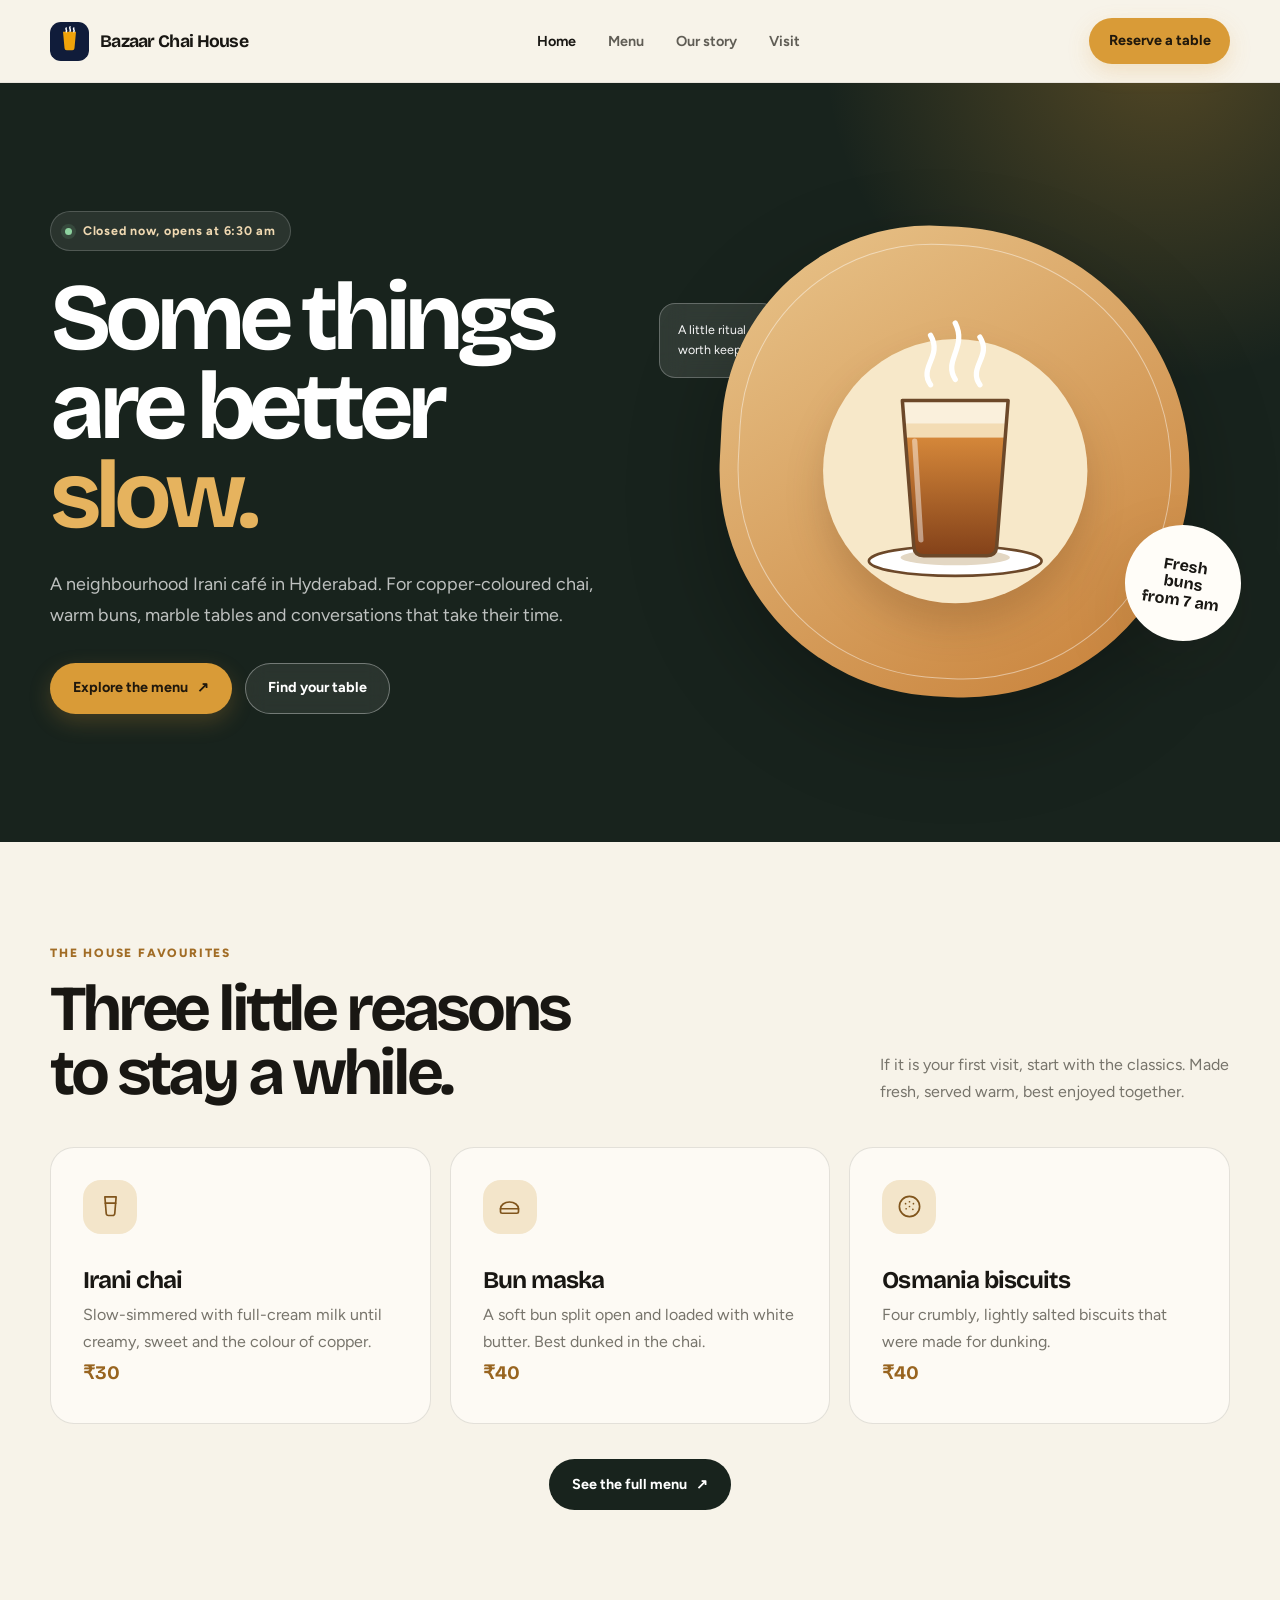
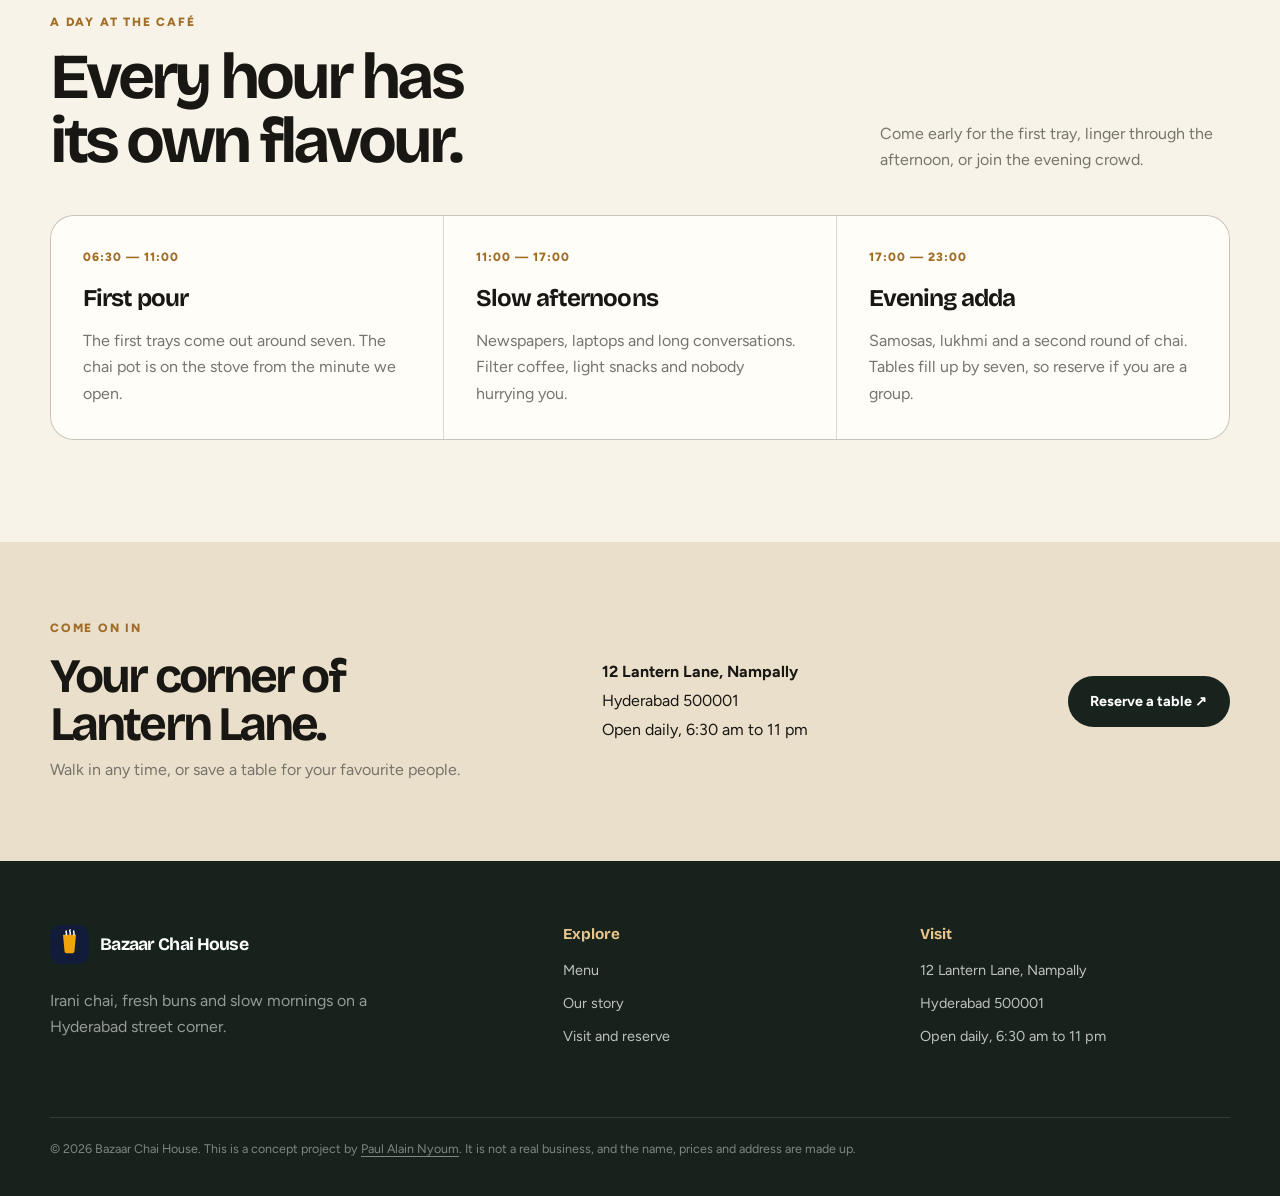
<file: index.html>
<!DOCTYPE html>
<html lang="en">
<head>
  <meta charset="utf-8">
  <meta name="viewport" content="width=device-width, initial-scale=1">
  <title>Bazaar Chai House — Irani chai, made slowly</title>
  <meta name="description" content="An Irani café in Hyderabad serving slow-simmered chai, fresh buns and Osmania biscuits. A concept website project.">
  <meta name="theme-color" content="#18231d">
  <meta property="og:title" content="Bazaar Chai House | Irani café in Hyderabad (concept project)">
  <meta property="og:description" content="An Irani café in Hyderabad serving slow-simmered chai, fresh buns and Osmania biscuits. A concept website project.">
  <meta property="og:type" content="website">
  <link rel="icon" href="data:image/svg+xml,%3Csvg xmlns='http://www.w3.org/2000/svg' viewBox='0 0 36 36'%3E%3Crect width='36' height='36' rx='10' fill='%23101c3a'/%3E%3Cpath d='M12 11h12l-1.4 14.2a2 2 0 0 1-2 1.8h-5.2a2 2 0 0 1-2-1.8L12 11z' fill='%23f0a30a'/%3E%3C/svg%3E">
  <link rel="stylesheet" href="css/style.css">
</head>
<body>
<svg width="0" height="0" style="position:absolute" aria-hidden="true" focusable="false">
  <symbol id="i-glass" viewBox="0 0 24 24"><path d="M7 3.5h10l-1.2 14.7a2 2 0 0 1-2 1.8h-3.6a2 2 0 0 1-2-1.8L7 3.5z"/><path d="M7.4 9h9.2"/></symbol>
  <symbol id="i-bun" viewBox="0 0 24 24"><path d="M4 14a8 6 0 0 1 16 0v2.5a1.5 1.5 0 0 1-1.5 1.5h-13A1.5 1.5 0 0 1 4 16.5V14z"/><path d="M4 14h16"/></symbol>
  <symbol id="i-biscuit" viewBox="0 0 24 24"><circle cx="12" cy="12" r="9"/><path d="M8.5 9.5h.01M12 7.8h.01M15.5 9.5h.01M9 14h.01M12 12h.01M15 14.5h.01"/></symbol>
  <symbol id="i-pin" viewBox="0 0 24 24"><path d="M12 21s7-6.2 7-11a7 7 0 1 0-14 0c0 4.8 7 11 7 11z"/><circle cx="12" cy="10" r="2.5"/></symbol>
  <symbol id="i-clock" viewBox="0 0 24 24"><circle cx="12" cy="12" r="9"/><path d="M12 7v5l3 2"/></symbol>
  <symbol id="i-mail" viewBox="0 0 24 24"><rect x="3" y="5" width="18" height="14" rx="2"/><path d="M3 7l9 6 9-6"/></symbol>
</svg>
<a class="skip-link" href="#main">Skip to content</a>

<header class="site-header">
  <div class="container header-inner">
    <a class="brand" href="index.html" aria-label="Bazaar Chai House, home"><svg width="36" height="36" viewBox="0 0 36 36" aria-hidden="true"><rect width="36" height="36" rx="10" fill="#101c3a"/><path d="M12 9h12l-1.4 15.2a2 2 0 0 1-2 1.8h-5.2a2 2 0 0 1-2-1.8L12 9z" fill="#f0a30a"/><path d="M15 5.5c-1.2 1.2 1.2 2 0 3.5M18.5 4.5c-1.2 1.4 1.2 2.3 0 4M22 5.5c-1.2 1.2 1.2 2 0 3.5" stroke="#fff" stroke-width="1.4" stroke-linecap="round" fill="none"/></svg><span>Bazaar Chai House</span></a>
    <nav id="site-nav" class="site-nav" aria-label="Main">
      <ul>
          <li><a href="index.html" aria-current="page">Home</a></li>
          <li><a href="menu.html">Menu</a></li>
          <li><a href="story.html">Our story</a></li>
          <li><a href="visit.html">Visit</a></li>
          <li class="nav-cta"><a class="btn btn-primary" href="visit.html#reserve">Reserve a table</a></li>
      </ul>
    </nav>
    <a class="btn btn-primary header-cta" href="visit.html#reserve">Reserve a table</a>
    <button id="nav-toggle" class="nav-toggle" type="button" aria-expanded="false" aria-controls="site-nav" aria-label="Open menu">
      <svg width="20" height="20" viewBox="0 0 24 24" fill="none" stroke="currentColor" stroke-width="2" stroke-linecap="round" aria-hidden="true"><path d="M4 8h16M4 16h16"/></svg>
    </button>
  </div>
</header>

<main id="main">
<section class="hero on-dark">
  <div class="container hero-inner">
    <div class="hero-copy reveal">
      <p class="eyebrow"><span class="dot" aria-hidden="true"></span><span data-open-status data-state="open"><span data-open-text>Open daily, 6:30 am to 11 pm</span></span></p>
      <h1>Some things are better <em>slow.</em></h1>
      <p class="lead">A neighbourhood Irani café in Hyderabad. For copper-coloured chai, warm buns, marble tables and conversations that take their time.</p>
      <div class="hero-actions"><a class="btn btn-primary" href="menu.html">Explore the menu <span aria-hidden="true">↗</span></a><a class="btn btn-ghost" href="visit.html">Find your table</a></div>
    </div>
    <div class="hero-visual reveal" aria-label="Illustration of a glass of Irani chai">
      <div class="hero-note">A little ritual<br>worth keeping</div>
      <div class="art checks">
        <svg viewBox="0 0 400 400" role="img" aria-label="A glass of Irani chai on a saucer, with steam rising">
          <defs><linearGradient id="tea" x1="0" y1="0" x2="0" y2="1"><stop offset="0" stop-color="#d88a3b"/><stop offset="1" stop-color="#7d3c17"/></linearGradient><clipPath id="glass-clip"><path d="M140 130h120l-13 166q-1 10-11 10h-72q-10 0-11-10z"/></clipPath></defs>
          <circle cx="200" cy="210" r="150" fill="#f7e8c9"/><ellipse cx="200" cy="312" rx="98" ry="17" fill="#fff" stroke="#6c4829" stroke-width="3"/><ellipse cx="200" cy="308" rx="62" ry="9" fill="#e3d7c3"/>
          <g clip-path="url(#glass-clip)"><rect x="130" y="130" width="140" height="190" fill="rgba(255,255,255,.35)"/><rect x="130" y="166" width="140" height="150" fill="url(#tea)"/><rect x="130" y="156" width="140" height="16" fill="#f3dcb4"/></g>
          <path d="M140 130h120l-13 166q-1 10-11 10h-72q-10 0-11-10z" fill="none" stroke="#6c4829" stroke-width="4" stroke-linejoin="round"/><path d="M154 176l7 112" stroke="#fff" stroke-opacity=".45" stroke-width="6" stroke-linecap="round"/>
          <g class="steam" fill="none" stroke="#fff" stroke-width="6" stroke-linecap="round"><path d="M172 112c-14-20 14-32 0-56"/><path d="M200 106c-14-22 14-36 0-64"/><path d="M228 112c-14-20 14-32 0-54"/></g>
        </svg>
      </div><div class="sticker">Fresh buns<br>from 7 am</div>
    </div>
  </div>
</section>
<section class="section"><div class="container">
  <div class="section-head reveal"><div><span class="kicker">The house favourites</span><h2>Three little reasons<br>to stay a while.</h2></div><p>If it is your first visit, start with the classics. Made fresh, served warm, best enjoyed together.</p></div>
  <div class="cards">
    <article class="card reveal"><span class="ico"><svg aria-hidden="true"><use href="#i-glass"/></svg></span><h3>Irani chai</h3><p>Slow-simmered with full-cream milk until creamy, sweet and the colour of copper.</p><p class="price">₹30</p></article>
    <article class="card reveal"><span class="ico"><svg aria-hidden="true"><use href="#i-bun"/></svg></span><h3>Bun maska</h3><p>A soft bun split open and loaded with white butter. Best dunked in the chai.</p><p class="price">₹40</p></article>
    <article class="card reveal"><span class="ico"><svg aria-hidden="true"><use href="#i-biscuit"/></svg></span><h3>Osmania biscuits</h3><p>Four crumbly, lightly salted biscuits that were made for dunking.</p><p class="price">₹40</p></article>
  </div><p class="more"><a class="btn btn-dark" href="menu.html">See the full menu <span aria-hidden="true">↗</span></a></p>
</div></section>
<section class="section" style="padding-top:0"><div class="container">
  <div class="section-head reveal"><div><span class="kicker">A day at the café</span><h2>Every hour has<br>its own flavour.</h2></div><p>Come early for the first tray, linger through the afternoon, or join the evening crowd.</p></div>
  <div class="day"><article class="reveal"><p class="time">06:30 — 11:00</p><h3>First pour</h3><p>The first trays come out around seven. The chai pot is on the stove from the minute we open.</p></article><article class="reveal"><p class="time">11:00 — 17:00</p><h3>Slow afternoons</h3><p>Newspapers, laptops and long conversations. Filter coffee, light snacks and nobody hurrying you.</p></article><article class="reveal"><p class="time">17:00 — 23:00</p><h3>Evening adda</h3><p>Samosas, lukhmi and a second round of chai. Tables fill up by seven, so reserve if you are a group.</p></article></div>
</div></section>
<section class="band"><div class="container band-inner section" style="padding-block:clamp(3rem,6vw,5rem)"><div><span class="kicker">Come on in</span><h2>Your corner of<br>Lantern Lane.</h2><p>Walk in any time, or save a table for your favourite people.</p></div><address><strong>12 Lantern Lane, Nampally</strong><br>Hyderabad 500001<br>Open daily, 6:30 am to 11 pm</address><a class="btn btn-dark" href="visit.html#reserve">Reserve a table ↗</a></div></section>
</main>

<footer class="site-footer">
  <div class="container">
    <div class="footer-grid">
      <div>
        <a class="brand" href="index.html"><svg width="36" height="36" viewBox="0 0 36 36" aria-hidden="true"><rect width="36" height="36" rx="10" fill="#101c3a"/><path d="M12 9h12l-1.4 15.2a2 2 0 0 1-2 1.8h-5.2a2 2 0 0 1-2-1.8L12 9z" fill="#f0a30a"/><path d="M15 5.5c-1.2 1.2 1.2 2 0 3.5M18.5 4.5c-1.2 1.4 1.2 2.3 0 4M22 5.5c-1.2 1.2 1.2 2 0 3.5" stroke="#fff" stroke-width="1.4" stroke-linecap="round" fill="none"/></svg><span>Bazaar Chai House</span></a>
        <p style="margin-top:1rem;max-width:24rem">Irani chai, fresh buns and slow mornings on a Hyderabad street corner.</p>
      </div>
      <div>
        <h2>Explore</h2>
        <ul>
          <li><a href="menu.html">Menu</a></li>
          <li><a href="story.html">Our story</a></li>
          <li><a href="visit.html">Visit and reserve</a></li>
        </ul>
      </div>
      <div>
        <h2>Visit</h2>
        <ul>
          <li>12 Lantern Lane, Nampally</li>
          <li>Hyderabad 500001</li>
          <li>Open daily, 6:30 am to 11 pm</li>
        </ul>
      </div>
    </div>
    <p class="footer-note">&copy; <span data-year>2026</span> Bazaar Chai House. This is a concept project by <a href="https://github.com/Paulalan2509">Paul Alain Nyoum</a>. It is not a real business, and the name, prices and address are made up.</p>
  </div>
</footer>

<script src="js/main.js" defer></script>
</body>
</html>
</file>
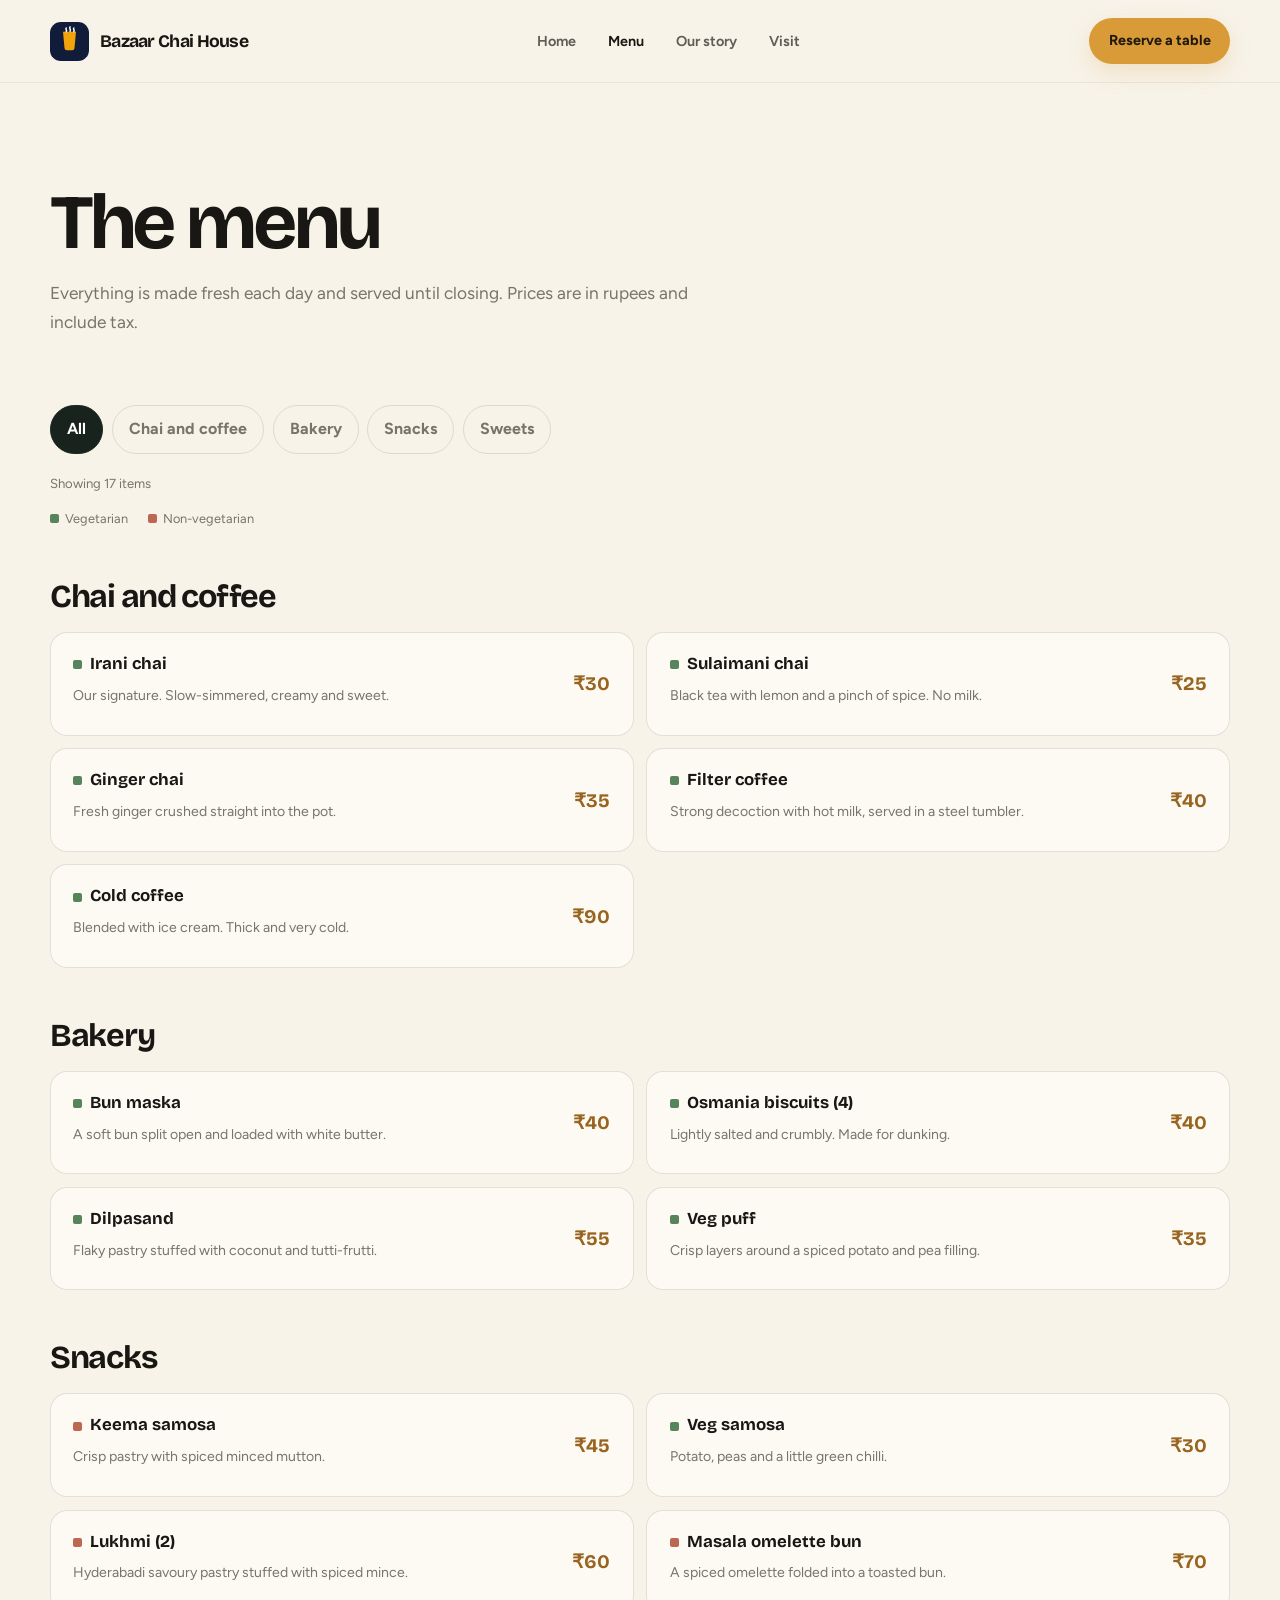
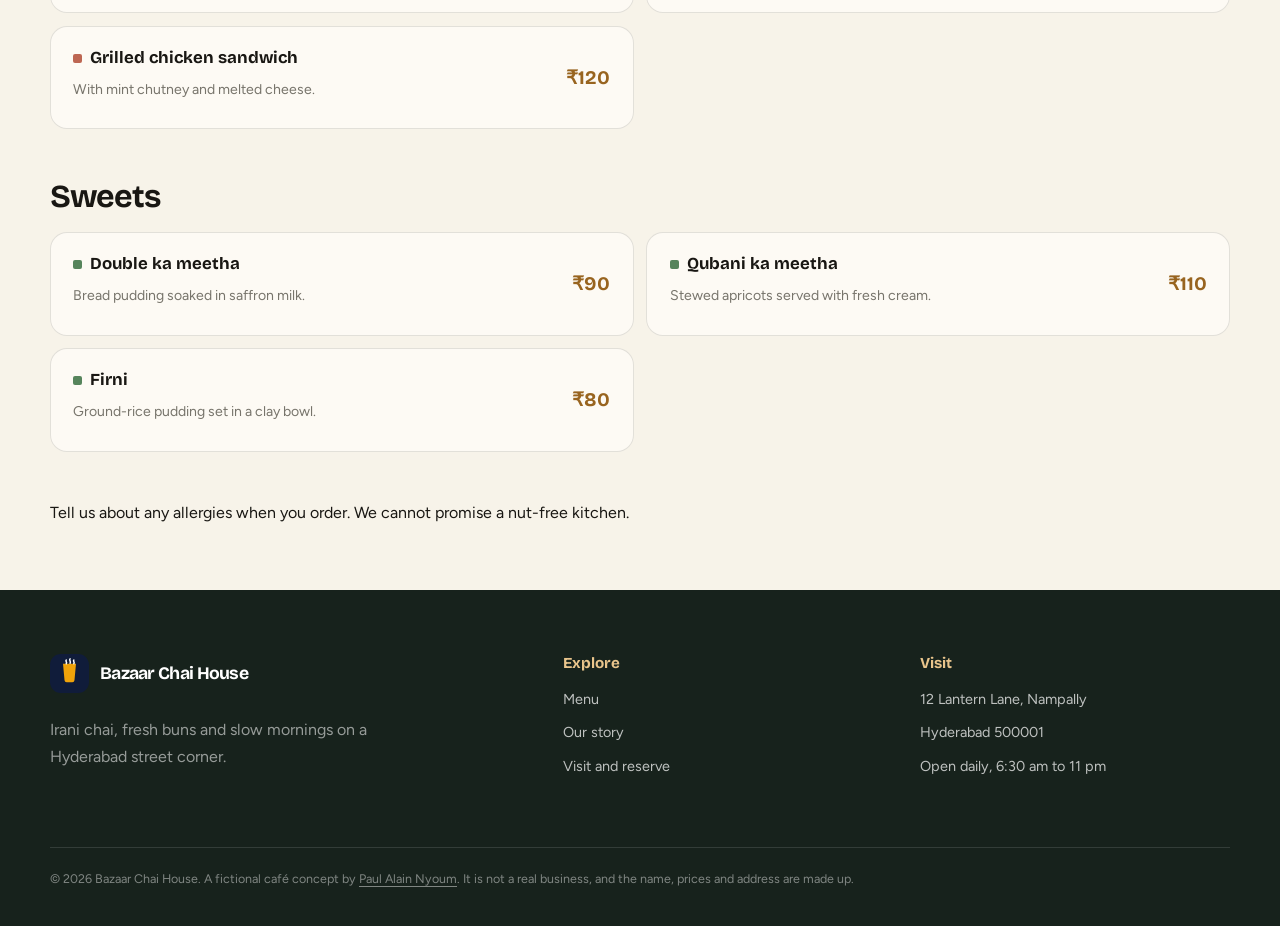
<file: menu.html>
<!DOCTYPE html>
<html lang="en">
<head>
  <meta charset="utf-8">
  <meta name="viewport" content="width=device-width, initial-scale=1">
  <title>The Menu — Bazaar Chai House</title>
  <meta name="description" content="Chai, coffee, buns, biscuits, snacks and sweets at Bazaar Chai House, with prices and vegetarian marks.">
  <meta name="theme-color" content="#18231d">
  <meta property="og:title" content="Menu | Bazaar Chai House">
  <meta property="og:description" content="Chai, coffee, buns, biscuits, snacks and sweets at Bazaar Chai House, with prices and vegetarian marks.">
  <meta property="og:type" content="website">
  <link rel="icon" href="data:image/svg+xml,%3Csvg xmlns='http://www.w3.org/2000/svg' viewBox='0 0 36 36'%3E%3Crect width='36' height='36' rx='10' fill='%23101c3a'/%3E%3Cpath d='M12 11h12l-1.4 14.2a2 2 0 0 1-2 1.8h-5.2a2 2 0 0 1-2-1.8L12 11z' fill='%23f0a30a'/%3E%3C/svg%3E">
  <link rel="stylesheet" href="css/style.css">
</head>
<body>
<svg width="0" height="0" style="position:absolute" aria-hidden="true" focusable="false">
  <symbol id="i-glass" viewBox="0 0 24 24"><path d="M7 3.5h10l-1.2 14.7a2 2 0 0 1-2 1.8h-3.6a2 2 0 0 1-2-1.8L7 3.5z"/><path d="M7.4 9h9.2"/></symbol>
  <symbol id="i-bun" viewBox="0 0 24 24"><path d="M4 14a8 6 0 0 1 16 0v2.5a1.5 1.5 0 0 1-1.5 1.5h-13A1.5 1.5 0 0 1 4 16.5V14z"/><path d="M4 14h16"/></symbol>
  <symbol id="i-biscuit" viewBox="0 0 24 24"><circle cx="12" cy="12" r="9"/><path d="M8.5 9.5h.01M12 7.8h.01M15.5 9.5h.01M9 14h.01M12 12h.01M15 14.5h.01"/></symbol>
  <symbol id="i-pin" viewBox="0 0 24 24"><path d="M12 21s7-6.2 7-11a7 7 0 1 0-14 0c0 4.8 7 11 7 11z"/><circle cx="12" cy="10" r="2.5"/></symbol>
  <symbol id="i-clock" viewBox="0 0 24 24"><circle cx="12" cy="12" r="9"/><path d="M12 7v5l3 2"/></symbol>
  <symbol id="i-mail" viewBox="0 0 24 24"><rect x="3" y="5" width="18" height="14" rx="2"/><path d="M3 7l9 6 9-6"/></symbol>
</svg>
<a class="skip-link" href="#main">Skip to content</a>

<header class="site-header">
  <div class="container header-inner">
    <a class="brand" href="index.html" aria-label="Bazaar Chai House, home"><svg width="36" height="36" viewBox="0 0 36 36" aria-hidden="true"><rect width="36" height="36" rx="10" fill="#101c3a"/><path d="M12 9h12l-1.4 15.2a2 2 0 0 1-2 1.8h-5.2a2 2 0 0 1-2-1.8L12 9z" fill="#f0a30a"/><path d="M15 5.5c-1.2 1.2 1.2 2 0 3.5M18.5 4.5c-1.2 1.4 1.2 2.3 0 4M22 5.5c-1.2 1.2 1.2 2 0 3.5" stroke="#fff" stroke-width="1.4" stroke-linecap="round" fill="none"/></svg><span>Bazaar Chai House</span></a>
    <nav id="site-nav" class="site-nav" aria-label="Main">
      <ul>
          <li><a href="index.html">Home</a></li>
          <li><a href="menu.html" aria-current="page">Menu</a></li>
          <li><a href="story.html">Our story</a></li>
          <li><a href="visit.html">Visit</a></li>
          <li class="nav-cta"><a class="btn btn-primary" href="visit.html#reserve">Reserve a table</a></li>
      </ul>
    </nav>
    <a class="btn btn-primary header-cta" href="visit.html#reserve">Reserve a table</a>
    <button id="nav-toggle" class="nav-toggle" type="button" aria-expanded="false" aria-controls="site-nav" aria-label="Open menu">
      <svg width="20" height="20" viewBox="0 0 24 24" fill="none" stroke="currentColor" stroke-width="2" stroke-linecap="round" aria-hidden="true"><path d="M4 8h16M4 16h16"/></svg>
    </button>
  </div>
</header>

<main id="main">
<div class="container">
  <div class="page-title reveal">
    <h1>The menu</h1>
    <p>Everything is made fresh each day and served until closing. Prices are in rupees and include tax.</p>
  </div>
  <div id="menu-filter" class="tabs" role="group" aria-label="Filter the menu by section"></div>
  <p id="menu-count" role="status" aria-live="polite"></p>
  <p class="legend"><span><span class="mark veg" aria-hidden="true"></span>Vegetarian</span><span><span class="mark nonveg" aria-hidden="true"></span>Non-vegetarian</span></p>

    <section class="menu-group" data-group="chai" data-label="Chai and coffee" aria-labelledby="g-chai">
      <h2 id="g-chai">Chai and coffee</h2>
      <ul class="menu-list">
          <li class="menu-item">
            <h3><span class="mark veg" role="img" aria-label="Vegetarian"></span>Irani chai</h3>
            <p>Our signature. Slow-simmered, creamy and sweet.</p>
            <p class="price">&#8377;30</p>
          </li>
          <li class="menu-item">
            <h3><span class="mark veg" role="img" aria-label="Vegetarian"></span>Sulaimani chai</h3>
            <p>Black tea with lemon and a pinch of spice. No milk.</p>
            <p class="price">&#8377;25</p>
          </li>
          <li class="menu-item">
            <h3><span class="mark veg" role="img" aria-label="Vegetarian"></span>Ginger chai</h3>
            <p>Fresh ginger crushed straight into the pot.</p>
            <p class="price">&#8377;35</p>
          </li>
          <li class="menu-item">
            <h3><span class="mark veg" role="img" aria-label="Vegetarian"></span>Filter coffee</h3>
            <p>Strong decoction with hot milk, served in a steel tumbler.</p>
            <p class="price">&#8377;40</p>
          </li>
          <li class="menu-item">
            <h3><span class="mark veg" role="img" aria-label="Vegetarian"></span>Cold coffee</h3>
            <p>Blended with ice cream. Thick and very cold.</p>
            <p class="price">&#8377;90</p>
          </li>
      </ul>
    </section>
    <section class="menu-group" data-group="bakery" data-label="Bakery" aria-labelledby="g-bakery">
      <h2 id="g-bakery">Bakery</h2>
      <ul class="menu-list">
          <li class="menu-item">
            <h3><span class="mark veg" role="img" aria-label="Vegetarian"></span>Bun maska</h3>
            <p>A soft bun split open and loaded with white butter.</p>
            <p class="price">&#8377;40</p>
          </li>
          <li class="menu-item">
            <h3><span class="mark veg" role="img" aria-label="Vegetarian"></span>Osmania biscuits (4)</h3>
            <p>Lightly salted and crumbly. Made for dunking.</p>
            <p class="price">&#8377;40</p>
          </li>
          <li class="menu-item">
            <h3><span class="mark veg" role="img" aria-label="Vegetarian"></span>Dilpasand</h3>
            <p>Flaky pastry stuffed with coconut and tutti-frutti.</p>
            <p class="price">&#8377;55</p>
          </li>
          <li class="menu-item">
            <h3><span class="mark veg" role="img" aria-label="Vegetarian"></span>Veg puff</h3>
            <p>Crisp layers around a spiced potato and pea filling.</p>
            <p class="price">&#8377;35</p>
          </li>
      </ul>
    </section>
    <section class="menu-group" data-group="snacks" data-label="Snacks" aria-labelledby="g-snacks">
      <h2 id="g-snacks">Snacks</h2>
      <ul class="menu-list">
          <li class="menu-item">
            <h3><span class="mark nonveg" role="img" aria-label="Non-vegetarian"></span>Keema samosa</h3>
            <p>Crisp pastry with spiced minced mutton.</p>
            <p class="price">&#8377;45</p>
          </li>
          <li class="menu-item">
            <h3><span class="mark veg" role="img" aria-label="Vegetarian"></span>Veg samosa</h3>
            <p>Potato, peas and a little green chilli.</p>
            <p class="price">&#8377;30</p>
          </li>
          <li class="menu-item">
            <h3><span class="mark nonveg" role="img" aria-label="Non-vegetarian"></span>Lukhmi (2)</h3>
            <p>Hyderabadi savoury pastry stuffed with spiced mince.</p>
            <p class="price">&#8377;60</p>
          </li>
          <li class="menu-item">
            <h3><span class="mark nonveg" role="img" aria-label="Non-vegetarian"></span>Masala omelette bun</h3>
            <p>A spiced omelette folded into a toasted bun.</p>
            <p class="price">&#8377;70</p>
          </li>
          <li class="menu-item">
            <h3><span class="mark nonveg" role="img" aria-label="Non-vegetarian"></span>Grilled chicken sandwich</h3>
            <p>With mint chutney and melted cheese.</p>
            <p class="price">&#8377;120</p>
          </li>
      </ul>
    </section>
    <section class="menu-group" data-group="sweet" data-label="Sweets" aria-labelledby="g-sweet">
      <h2 id="g-sweet">Sweets</h2>
      <ul class="menu-list">
          <li class="menu-item">
            <h3><span class="mark veg" role="img" aria-label="Vegetarian"></span>Double ka meetha</h3>
            <p>Bread pudding soaked in saffron milk.</p>
            <p class="price">&#8377;90</p>
          </li>
          <li class="menu-item">
            <h3><span class="mark veg" role="img" aria-label="Vegetarian"></span>Qubani ka meetha</h3>
            <p>Stewed apricots served with fresh cream.</p>
            <p class="price">&#8377;110</p>
          </li>
          <li class="menu-item">
            <h3><span class="mark veg" role="img" aria-label="Vegetarian"></span>Firni</h3>
            <p>Ground-rice pudding set in a clay bowl.</p>
            <p class="price">&#8377;80</p>
          </li>
      </ul>
    </section>
  <p style="margin:3rem 0 4rem;color:var(--mute)">Tell us about any allergies when you order. We cannot promise a nut-free kitchen.</p>
</div>
</main>

<footer class="site-footer">
  <div class="container">
    <div class="footer-grid">
      <div>
        <a class="brand" href="index.html"><svg width="36" height="36" viewBox="0 0 36 36" aria-hidden="true"><rect width="36" height="36" rx="10" fill="#101c3a"/><path d="M12 9h12l-1.4 15.2a2 2 0 0 1-2 1.8h-5.2a2 2 0 0 1-2-1.8L12 9z" fill="#f0a30a"/><path d="M15 5.5c-1.2 1.2 1.2 2 0 3.5M18.5 4.5c-1.2 1.4 1.2 2.3 0 4M22 5.5c-1.2 1.2 1.2 2 0 3.5" stroke="#fff" stroke-width="1.4" stroke-linecap="round" fill="none"/></svg><span>Bazaar Chai House</span></a>
        <p style="margin-top:1rem;max-width:24rem">Irani chai, fresh buns and slow mornings on a Hyderabad street corner.</p>
      </div>
      <div>
        <h2>Explore</h2>
        <ul>
          <li><a href="menu.html">Menu</a></li>
          <li><a href="story.html">Our story</a></li>
          <li><a href="visit.html">Visit and reserve</a></li>
        </ul>
      </div>
      <div>
        <h2>Visit</h2>
        <ul>
          <li>12 Lantern Lane, Nampally</li>
          <li>Hyderabad 500001</li>
          <li>Open daily, 6:30 am to 11 pm</li>
        </ul>
      </div>
    </div>
    <p class="footer-note">&copy; <span data-year>2026</span> Bazaar Chai House. A fictional café concept by <a href="https://github.com/Paulalan2509">Paul Alain Nyoum</a>. It is not a real business, and the name, prices and address are made up.</p>
  </div>
</footer>

<script src="js/main.js" defer></script>
</body>
</html>
</file>
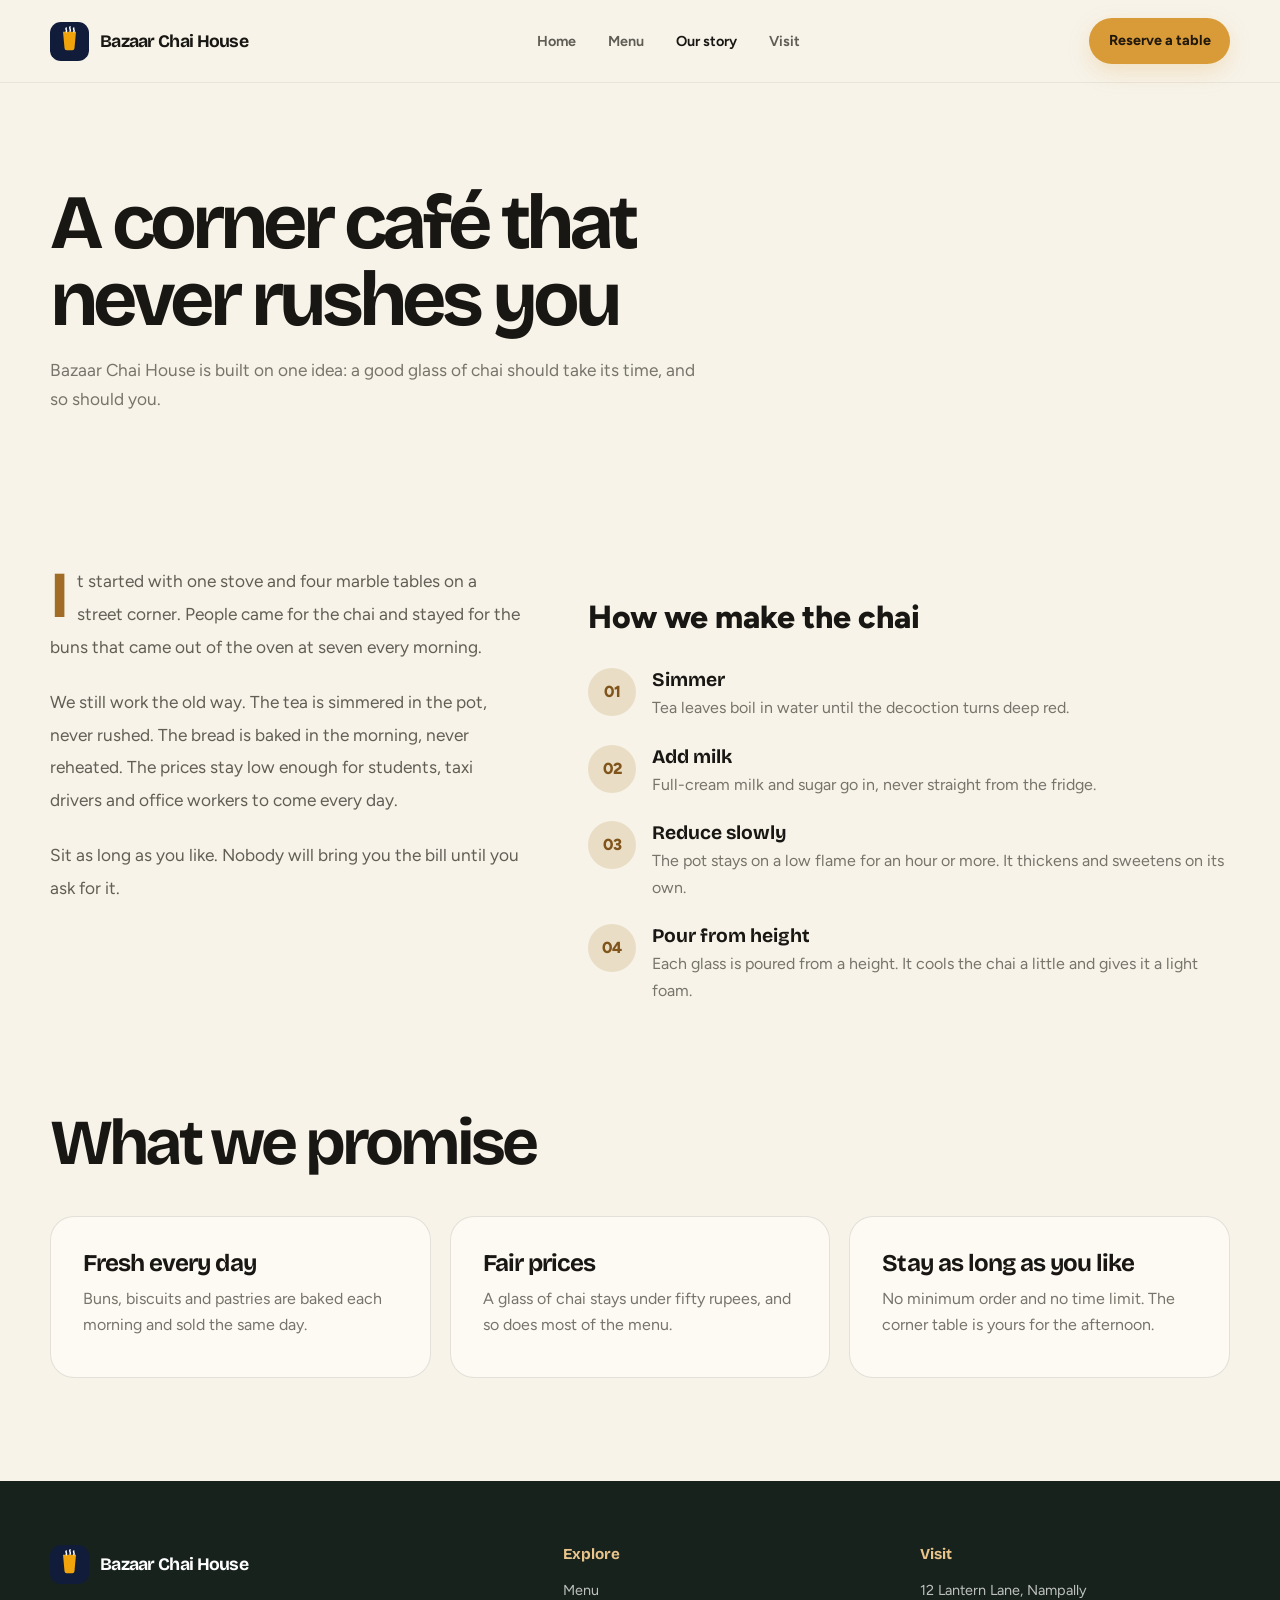
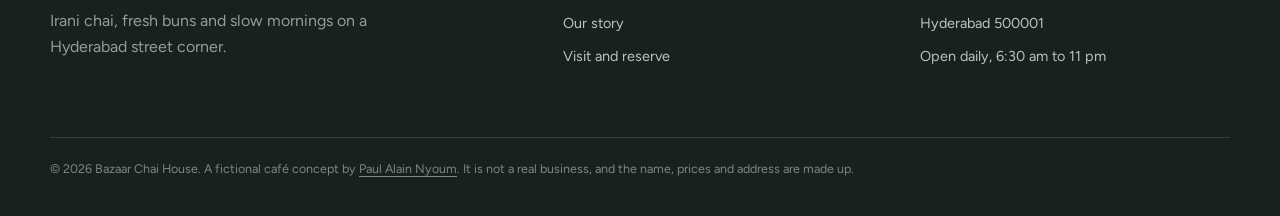
<file: story.html>
<!DOCTYPE html>
<html lang="en">
<head>
  <meta charset="utf-8">
  <meta name="viewport" content="width=device-width, initial-scale=1">
  <title>Our Story — Bazaar Chai House</title>
  <meta name="description" content="How Bazaar Chai House makes its Irani chai, and why a good glass of chai should never be rushed.">
  <meta name="theme-color" content="#18231d">
  <meta property="og:title" content="Our story | Bazaar Chai House">
  <meta property="og:description" content="How Bazaar Chai House makes its Irani chai, and why a good glass of chai should never be rushed.">
  <meta property="og:type" content="website">
  <link rel="icon" href="data:image/svg+xml,%3Csvg xmlns='http://www.w3.org/2000/svg' viewBox='0 0 36 36'%3E%3Crect width='36' height='36' rx='10' fill='%23101c3a'/%3E%3Cpath d='M12 11h12l-1.4 14.2a2 2 0 0 1-2 1.8h-5.2a2 2 0 0 1-2-1.8L12 11z' fill='%23f0a30a'/%3E%3C/svg%3E">
  <link rel="stylesheet" href="css/style.css">
</head>
<body>
<svg width="0" height="0" style="position:absolute" aria-hidden="true" focusable="false">
  <symbol id="i-glass" viewBox="0 0 24 24"><path d="M7 3.5h10l-1.2 14.7a2 2 0 0 1-2 1.8h-3.6a2 2 0 0 1-2-1.8L7 3.5z"/><path d="M7.4 9h9.2"/></symbol>
  <symbol id="i-bun" viewBox="0 0 24 24"><path d="M4 14a8 6 0 0 1 16 0v2.5a1.5 1.5 0 0 1-1.5 1.5h-13A1.5 1.5 0 0 1 4 16.5V14z"/><path d="M4 14h16"/></symbol>
  <symbol id="i-biscuit" viewBox="0 0 24 24"><circle cx="12" cy="12" r="9"/><path d="M8.5 9.5h.01M12 7.8h.01M15.5 9.5h.01M9 14h.01M12 12h.01M15 14.5h.01"/></symbol>
  <symbol id="i-pin" viewBox="0 0 24 24"><path d="M12 21s7-6.2 7-11a7 7 0 1 0-14 0c0 4.8 7 11 7 11z"/><circle cx="12" cy="10" r="2.5"/></symbol>
  <symbol id="i-clock" viewBox="0 0 24 24"><circle cx="12" cy="12" r="9"/><path d="M12 7v5l3 2"/></symbol>
  <symbol id="i-mail" viewBox="0 0 24 24"><rect x="3" y="5" width="18" height="14" rx="2"/><path d="M3 7l9 6 9-6"/></symbol>
</svg>
<a class="skip-link" href="#main">Skip to content</a>

<header class="site-header">
  <div class="container header-inner">
    <a class="brand" href="index.html" aria-label="Bazaar Chai House, home"><svg width="36" height="36" viewBox="0 0 36 36" aria-hidden="true"><rect width="36" height="36" rx="10" fill="#101c3a"/><path d="M12 9h12l-1.4 15.2a2 2 0 0 1-2 1.8h-5.2a2 2 0 0 1-2-1.8L12 9z" fill="#f0a30a"/><path d="M15 5.5c-1.2 1.2 1.2 2 0 3.5M18.5 4.5c-1.2 1.4 1.2 2.3 0 4M22 5.5c-1.2 1.2 1.2 2 0 3.5" stroke="#fff" stroke-width="1.4" stroke-linecap="round" fill="none"/></svg><span>Bazaar Chai House</span></a>
    <nav id="site-nav" class="site-nav" aria-label="Main">
      <ul>
          <li><a href="index.html">Home</a></li>
          <li><a href="menu.html">Menu</a></li>
          <li><a href="story.html" aria-current="page">Our story</a></li>
          <li><a href="visit.html">Visit</a></li>
          <li class="nav-cta"><a class="btn btn-primary" href="visit.html#reserve">Reserve a table</a></li>
      </ul>
    </nav>
    <a class="btn btn-primary header-cta" href="visit.html#reserve">Reserve a table</a>
    <button id="nav-toggle" class="nav-toggle" type="button" aria-expanded="false" aria-controls="site-nav" aria-label="Open menu">
      <svg width="20" height="20" viewBox="0 0 24 24" fill="none" stroke="currentColor" stroke-width="2" stroke-linecap="round" aria-hidden="true"><path d="M4 8h16M4 16h16"/></svg>
    </button>
  </div>
</header>

<main id="main">
<div class="container">
  <div class="page-title reveal">
    <h1>A corner café that never rushes you</h1>
    <p>Bazaar Chai House is built on one idea: a good glass of chai should take its time, and so should you.</p>
  </div>
</div>

<section class="section">
  <div class="container split">
    <div class="prose reveal">
      <p>It started with one stove and four marble tables on a street corner. People came for the chai and stayed for the buns that came out of the oven at seven every morning.</p>
      <p>We still work the old way. The tea is simmered in the pot, never rushed. The bread is baked in the morning, never reheated. The prices stay low enough for students, taxi drivers and office workers to come every day.</p>
      <p>Sit as long as you like. Nobody will bring you the bill until you ask for it.</p>
    </div>
    <div>
      <h2 style="font-size:2rem;font-weight:800;margin-bottom:1.5rem">How we make the chai</h2>
      <ol class="steps">
        <li><div><h3>Simmer</h3><p>Tea leaves boil in water until the decoction turns deep red.</p></div></li>
        <li><div><h3>Add milk</h3><p>Full-cream milk and sugar go in, never straight from the fridge.</p></div></li>
        <li><div><h3>Reduce slowly</h3><p>The pot stays on a low flame for an hour or more. It thickens and sweetens on its own.</p></div></li>
        <li><div><h3>Pour from height</h3><p>Each glass is poured from a height. It cools the chai a little and gives it a light foam.</p></div></li>
      </ol>
    </div>
  </div>
</section>

<section class="section" style="padding-top:0">
  <div class="container">
    <div class="section-head reveal"><h2>What we promise</h2></div>
    <div class="cards">
      <article class="card"><h3>Fresh every day</h3><p>Buns, biscuits and pastries are baked each morning and sold the same day.</p></article>
      <article class="card"><h3>Fair prices</h3><p>A glass of chai stays under fifty rupees, and so does most of the menu.</p></article>
      <article class="card"><h3>Stay as long as you like</h3><p>No minimum order and no time limit. The corner table is yours for the afternoon.</p></article>
    </div>
  </div>
</section>
</main>

<footer class="site-footer">
  <div class="container">
    <div class="footer-grid">
      <div>
        <a class="brand" href="index.html"><svg width="36" height="36" viewBox="0 0 36 36" aria-hidden="true"><rect width="36" height="36" rx="10" fill="#101c3a"/><path d="M12 9h12l-1.4 15.2a2 2 0 0 1-2 1.8h-5.2a2 2 0 0 1-2-1.8L12 9z" fill="#f0a30a"/><path d="M15 5.5c-1.2 1.2 1.2 2 0 3.5M18.5 4.5c-1.2 1.4 1.2 2.3 0 4M22 5.5c-1.2 1.2 1.2 2 0 3.5" stroke="#fff" stroke-width="1.4" stroke-linecap="round" fill="none"/></svg><span>Bazaar Chai House</span></a>
        <p style="margin-top:1rem;max-width:24rem">Irani chai, fresh buns and slow mornings on a Hyderabad street corner.</p>
      </div>
      <div>
        <h2>Explore</h2>
        <ul>
          <li><a href="menu.html">Menu</a></li>
          <li><a href="story.html">Our story</a></li>
          <li><a href="visit.html">Visit and reserve</a></li>
        </ul>
      </div>
      <div>
        <h2>Visit</h2>
        <ul>
          <li>12 Lantern Lane, Nampally</li>
          <li>Hyderabad 500001</li>
          <li>Open daily, 6:30 am to 11 pm</li>
        </ul>
      </div>
    </div>
    <p class="footer-note">&copy; <span data-year>2026</span> Bazaar Chai House. A fictional café concept by <a href="https://github.com/Paulalan2509">Paul Alain Nyoum</a>. It is not a real business, and the name, prices and address are made up.</p>
  </div>
</footer>

<script src="js/main.js" defer></script>
</body>
</html>
</file>
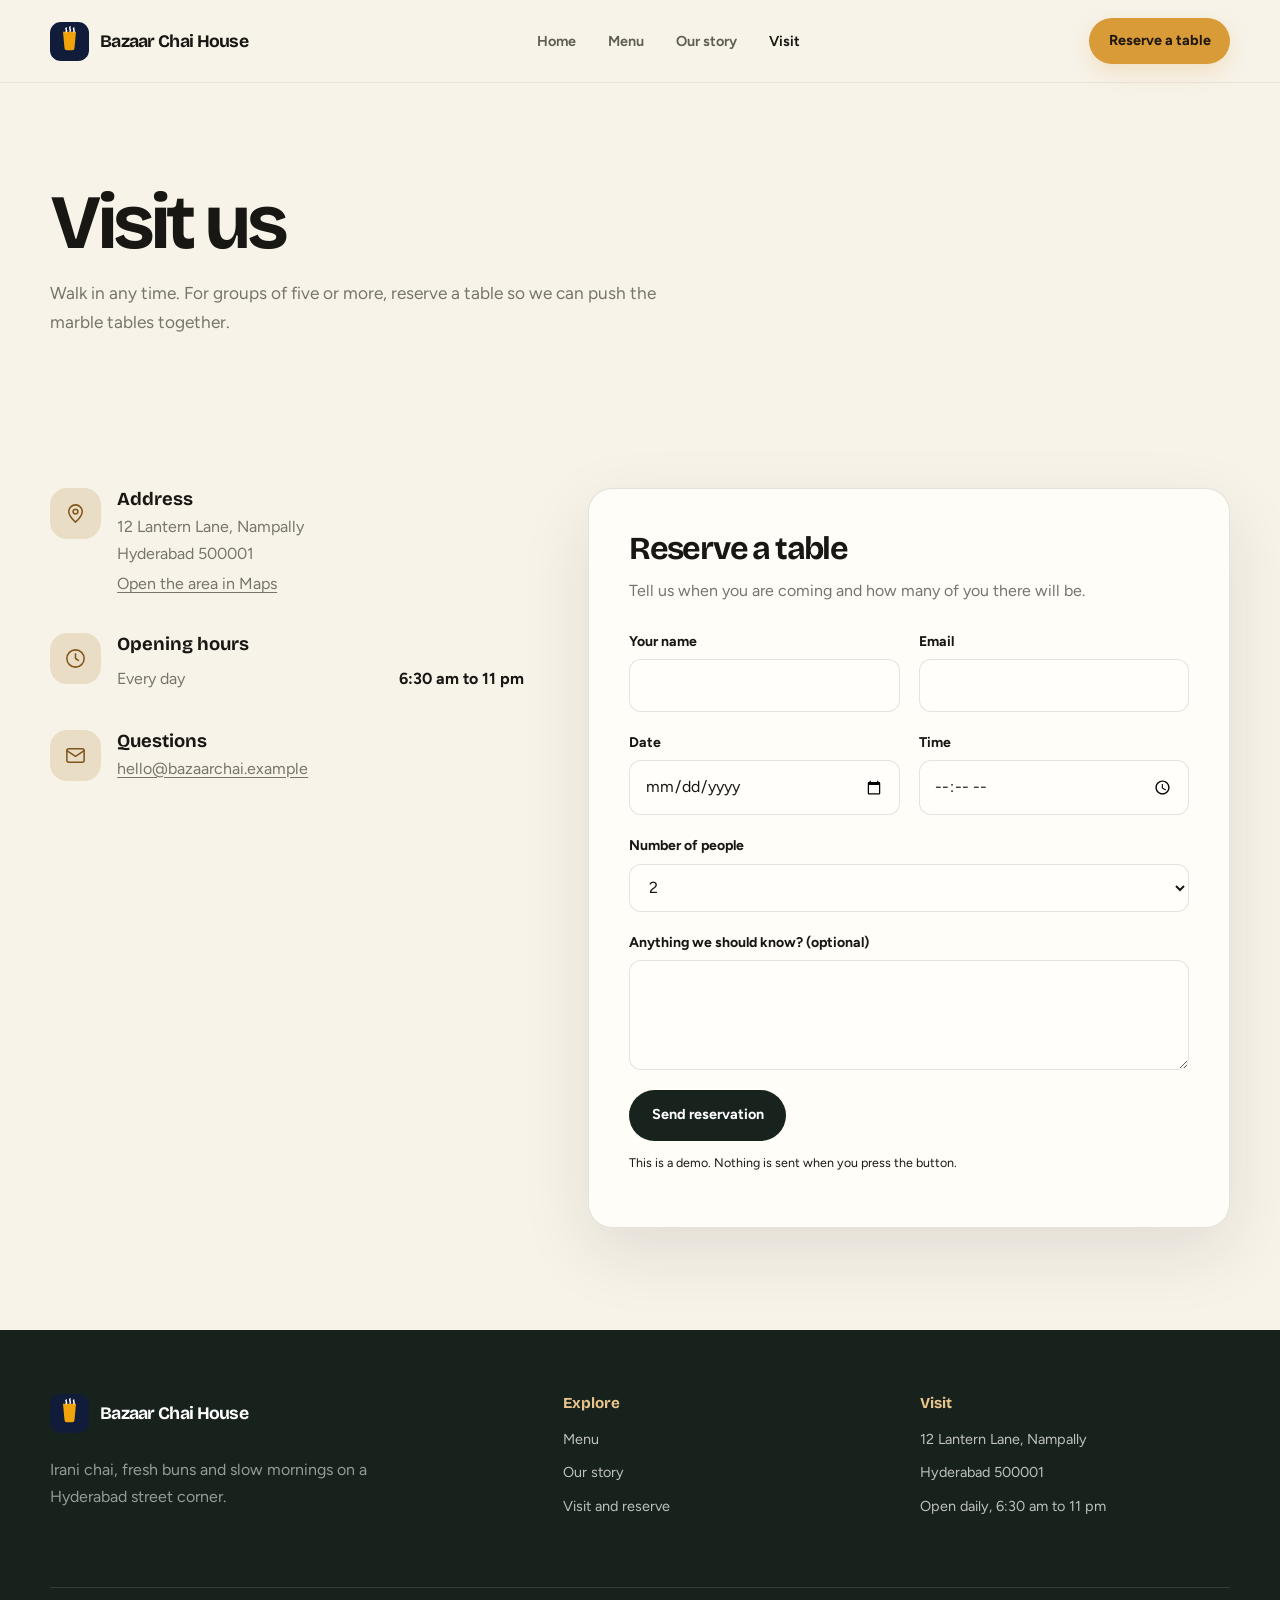
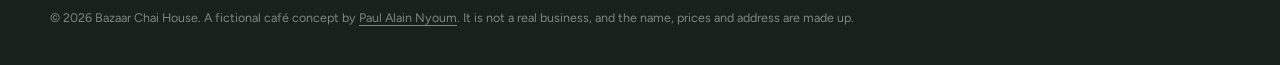
<file: visit.html>
<!DOCTYPE html>
<html lang="en">
<head>
  <meta charset="utf-8">
  <meta name="viewport" content="width=device-width, initial-scale=1">
  <title>Visit & Reserve — Bazaar Chai House</title>
  <meta name="description" content="Address, opening hours and a table reservation form for Bazaar Chai House in Nampally, Hyderabad.">
  <meta name="theme-color" content="#18231d">
  <meta property="og:title" content="Visit and reserve | Bazaar Chai House">
  <meta property="og:description" content="Address, opening hours and a table reservation form for Bazaar Chai House in Nampally, Hyderabad.">
  <meta property="og:type" content="website">
  <link rel="icon" href="data:image/svg+xml,%3Csvg xmlns='http://www.w3.org/2000/svg' viewBox='0 0 36 36'%3E%3Crect width='36' height='36' rx='10' fill='%23101c3a'/%3E%3Cpath d='M12 11h12l-1.4 14.2a2 2 0 0 1-2 1.8h-5.2a2 2 0 0 1-2-1.8L12 11z' fill='%23f0a30a'/%3E%3C/svg%3E">
  <link rel="stylesheet" href="css/style.css">
</head>
<body>
<svg width="0" height="0" style="position:absolute" aria-hidden="true" focusable="false">
  <symbol id="i-glass" viewBox="0 0 24 24"><path d="M7 3.5h10l-1.2 14.7a2 2 0 0 1-2 1.8h-3.6a2 2 0 0 1-2-1.8L7 3.5z"/><path d="M7.4 9h9.2"/></symbol>
  <symbol id="i-bun" viewBox="0 0 24 24"><path d="M4 14a8 6 0 0 1 16 0v2.5a1.5 1.5 0 0 1-1.5 1.5h-13A1.5 1.5 0 0 1 4 16.5V14z"/><path d="M4 14h16"/></symbol>
  <symbol id="i-biscuit" viewBox="0 0 24 24"><circle cx="12" cy="12" r="9"/><path d="M8.5 9.5h.01M12 7.8h.01M15.5 9.5h.01M9 14h.01M12 12h.01M15 14.5h.01"/></symbol>
  <symbol id="i-pin" viewBox="0 0 24 24"><path d="M12 21s7-6.2 7-11a7 7 0 1 0-14 0c0 4.8 7 11 7 11z"/><circle cx="12" cy="10" r="2.5"/></symbol>
  <symbol id="i-clock" viewBox="0 0 24 24"><circle cx="12" cy="12" r="9"/><path d="M12 7v5l3 2"/></symbol>
  <symbol id="i-mail" viewBox="0 0 24 24"><rect x="3" y="5" width="18" height="14" rx="2"/><path d="M3 7l9 6 9-6"/></symbol>
</svg>
<a class="skip-link" href="#main">Skip to content</a>

<header class="site-header">
  <div class="container header-inner">
    <a class="brand" href="index.html" aria-label="Bazaar Chai House, home"><svg width="36" height="36" viewBox="0 0 36 36" aria-hidden="true"><rect width="36" height="36" rx="10" fill="#101c3a"/><path d="M12 9h12l-1.4 15.2a2 2 0 0 1-2 1.8h-5.2a2 2 0 0 1-2-1.8L12 9z" fill="#f0a30a"/><path d="M15 5.5c-1.2 1.2 1.2 2 0 3.5M18.5 4.5c-1.2 1.4 1.2 2.3 0 4M22 5.5c-1.2 1.2 1.2 2 0 3.5" stroke="#fff" stroke-width="1.4" stroke-linecap="round" fill="none"/></svg><span>Bazaar Chai House</span></a>
    <nav id="site-nav" class="site-nav" aria-label="Main">
      <ul>
          <li><a href="index.html">Home</a></li>
          <li><a href="menu.html">Menu</a></li>
          <li><a href="story.html">Our story</a></li>
          <li><a href="visit.html" aria-current="page">Visit</a></li>
          <li class="nav-cta"><a class="btn btn-primary" href="visit.html#reserve">Reserve a table</a></li>
      </ul>
    </nav>
    <a class="btn btn-primary header-cta" href="visit.html#reserve">Reserve a table</a>
    <button id="nav-toggle" class="nav-toggle" type="button" aria-expanded="false" aria-controls="site-nav" aria-label="Open menu">
      <svg width="20" height="20" viewBox="0 0 24 24" fill="none" stroke="currentColor" stroke-width="2" stroke-linecap="round" aria-hidden="true"><path d="M4 8h16M4 16h16"/></svg>
    </button>
  </div>
</header>

<main id="main">
<div class="container">
  <div class="page-title reveal">
    <h1>Visit us</h1>
    <p>Walk in any time. For groups of five or more, reserve a table so we can push the marble tables together.</p>
  </div>
</div>

<section class="section">
  <div class="container split">
    <ul class="info-list">
      <li><span class="info-ico"><svg aria-hidden="true"><use href="#i-pin"/></svg></span><div><h3>Address</h3><address>12 Lantern Lane, Nampally<br>Hyderabad 500001</address><p><a href="https://www.google.com/maps/search/?api=1&amp;query=Nampally+Hyderabad" target="_blank" rel="noopener">Open the area in Maps</a></p></div></li>
      <li><span class="info-ico"><svg aria-hidden="true"><use href="#i-clock"/></svg></span><div><h3>Opening hours</h3>
        <table class="hours"><caption class="sr-only">Opening hours</caption><tbody>
          <tr><th scope="row">Every day</th><td>6:30 am to 11 pm</td></tr>
        </tbody></table></div></li>
      <li><span class="info-ico"><svg aria-hidden="true"><use href="#i-mail"/></svg></span><div><h3>Questions</h3><p><a href="mailto:hello@bazaarchai.example">hello@bazaarchai.example</a></p></div></li>
    </ul>

    <div id="reserve">
      <div class="form-card reveal">
        <h2>Reserve a table</h2>
        <p>Tell us when you are coming and how many of you there will be.</p>
        <form id="reserve-form" novalidate>
          <div class="row">
            <div class="field">
              <label for="name">Your name</label>
              <input id="name" name="name" type="text" autocomplete="name" aria-describedby="name-error" required>
              <p class="error" id="name-error" hidden></p>
            </div>
            <div class="field">
              <label for="email">Email</label>
              <input id="email" name="email" type="email" autocomplete="email" aria-describedby="email-error" required>
              <p class="error" id="email-error" hidden></p>
            </div>
          </div>
          <div class="row">
            <div class="field">
              <label for="date">Date</label>
              <input id="date" name="date" type="date" aria-describedby="date-error" required>
              <p class="error" id="date-error" hidden></p>
            </div>
            <div class="field">
              <label for="time">Time</label>
              <input id="time" name="time" type="time" min="06:30" max="22:30" step="1800" aria-describedby="time-error" required>
              <p class="error" id="time-error" hidden></p>
            </div>
          </div>
          <div class="field">
            <label for="guests">Number of people</label>
            <select id="guests" name="guests">
              <option>1</option><option selected>2</option><option>3</option><option>4</option><option>5</option><option>6</option><option>7</option><option>8</option><option>More than 8</option>
            </select>
          </div>
          <div class="field">
            <label for="note">Anything we should know? (optional)</label>
            <textarea id="note" name="note"></textarea>
          </div>
          <button class="btn btn-dark" type="submit">Send reservation</button>
          <p class="form-note">This is a demo. Nothing is sent when you press the button.</p>
        </form>

        <div id="reserve-done" class="done" tabindex="-1" hidden>
          <h2>Thank you, <span id="done-name"></span></h2>
          <p>This is a concept project, so your reservation was not sent. In a real café it would arrive in the owner's inbox, with a reply the same day.</p>
          <button id="reserve-again" class="btn btn-primary" type="button">Make another reservation</button>
        </div>
      </div>
    </div>
  </div>
</section>
</main>

<footer class="site-footer">
  <div class="container">
    <div class="footer-grid">
      <div>
        <a class="brand" href="index.html"><svg width="36" height="36" viewBox="0 0 36 36" aria-hidden="true"><rect width="36" height="36" rx="10" fill="#101c3a"/><path d="M12 9h12l-1.4 15.2a2 2 0 0 1-2 1.8h-5.2a2 2 0 0 1-2-1.8L12 9z" fill="#f0a30a"/><path d="M15 5.5c-1.2 1.2 1.2 2 0 3.5M18.5 4.5c-1.2 1.4 1.2 2.3 0 4M22 5.5c-1.2 1.2 1.2 2 0 3.5" stroke="#fff" stroke-width="1.4" stroke-linecap="round" fill="none"/></svg><span>Bazaar Chai House</span></a>
        <p style="margin-top:1rem;max-width:24rem">Irani chai, fresh buns and slow mornings on a Hyderabad street corner.</p>
      </div>
      <div>
        <h2>Explore</h2>
        <ul>
          <li><a href="menu.html">Menu</a></li>
          <li><a href="story.html">Our story</a></li>
          <li><a href="visit.html">Visit and reserve</a></li>
        </ul>
      </div>
      <div>
        <h2>Visit</h2>
        <ul>
          <li>12 Lantern Lane, Nampally</li>
          <li>Hyderabad 500001</li>
          <li>Open daily, 6:30 am to 11 pm</li>
        </ul>
      </div>
    </div>
    <p class="footer-note">&copy; <span data-year>2026</span> Bazaar Chai House. A fictional café concept by <a href="https://github.com/Paulalan2509">Paul Alain Nyoum</a>. It is not a real business, and the name, prices and address are made up.</p>
  </div>
</footer>

<script src="js/main.js" defer></script>
</body>
</html>
</file>
<file: css/style.css>
@font-face{font-family:Bricolage;src:url('../assets/fonts/bricolage-grotesque-latin-wght-normal.woff2') format('woff2');font-weight:200 800;font-display:swap}@font-face{font-family:Figtree;src:url('../assets/fonts/figtree-latin-wght-normal.woff2') format('woff2');font-weight:300 800;font-display:swap}
:root{--ink:#191713;--navy:#18231d;--cream:#f7f3e9;--paper:#fffdf8;--gold:#d99b37;--gold-light:#f1d6a5;--muted:#77746b;--line:rgba(37,35,28,.12);--white:#fff;--radius:24px;--shadow:0 24px 70px rgba(37,29,17,.10);--body:Figtree,Arial,sans-serif;--display:Bricolage,Arial,sans-serif;--max:1180px;color-scheme:light}*{box-sizing:border-box}html{scroll-behavior:smooth;scroll-padding-top:100px}body{margin:0;background:var(--cream);color:var(--ink);font:400 16px/1.65 var(--body);-webkit-font-smoothing:antialiased}img,svg{max-width:100%}a{color:inherit;text-decoration:none}a:hover{color:#94621e}button,input,select,textarea{font:inherit}button,a{-webkit-tap-highlight-color:transparent}:focus-visible{outline:3px solid #b77b24;outline-offset:4px}.container{width:min(var(--max),calc(100% - 48px));margin-inline:auto}.sr-only{position:absolute;width:1px;height:1px;padding:0;margin:-1px;overflow:hidden;clip:rect(0,0,0,0);white-space:nowrap;border:0}.skip-link{position:fixed;top:12px;left:12px;z-index:1000;padding:.7rem 1rem;background:#fff;border-radius:10px;transform:translateY(-150%)}.skip-link:focus{transform:none}.site-header{position:sticky;top:0;z-index:100;background:rgba(247,243,233,.82);backdrop-filter:blur(18px);-webkit-backdrop-filter:blur(18px);border-bottom:1px solid rgba(37,35,28,.07)}.header-inner{height:82px;display:flex;align-items:center;justify-content:space-between;gap:2rem}.brand{display:inline-flex;align-items:center;gap:11px;font:700 1.1rem var(--display);letter-spacing:-.04em;white-space:nowrap}.brand svg{width:39px;height:39px}.site-nav ul{display:flex;align-items:center;gap:2rem;list-style:none;margin:0;padding:0}.site-nav .nav-cta{display:none}.site-nav a:not(.btn){font-size:.9rem;font-weight:650;color:#605d55;transition:color .2s}.site-nav a[aria-current=page],.site-nav a:hover{color:var(--ink)}.btn{display:inline-flex;align-items:center;justify-content:center;gap:.6rem;min-height:49px;padding:.8rem 1.35rem;border:1px solid transparent;border-radius:999px;font-weight:700;font-size:.9rem;transition:transform .25s,background .25s,box-shadow .25s;cursor:pointer}.btn:hover{transform:translateY(-3px)}.btn-primary{background:var(--gold);color:#20180c;box-shadow:0 8px 22px rgba(217,155,55,.22)}.btn-primary:hover{background:#e7b35d;color:#20180c}.btn-dark{background:var(--navy);color:#fff}.btn-dark:hover{background:#29392f;color:#fff}.btn-ghost{border-color:rgba(255,255,255,.35);color:#fff;background:rgba(255,255,255,.08);backdrop-filter:blur(10px)}.btn-ghost:hover{background:rgba(255,255,255,.16);color:#fff}.header-cta{min-height:44px;padding:.65rem 1.15rem}.nav-toggle{display:none;width:44px;height:44px;border:1px solid var(--line);border-radius:50%;background:var(--paper);color:var(--ink);place-items:center}.nav-toggle svg{width:20px;height:20px}.hero{position:relative;overflow:hidden;background:#18231d;color:#fff;isolation:isolate}.hero:before{content:"";position:absolute;z-index:-1;width:700px;height:700px;border-radius:50%;right:-230px;top:-390px;background:radial-gradient(circle,rgba(217,155,55,.3),transparent 68%)}.hero:after{content:"";position:absolute;z-index:-1;inset:0;background-image:radial-gradient(rgba(255,255,255,.13) .7px,transparent .7px);background-size:18px 18px;opacity:.22;mask-image:linear-gradient(90deg,transparent,#000)}.hero-inner{min-height:640px;padding-block:clamp(5rem,10vw,8.5rem);display:grid;grid-template-columns:1.03fr .97fr;align-items:center;gap:3rem}.eyebrow,.badge{display:inline-flex;align-items:center;gap:.65rem;margin:0 0 1.4rem;padding:.55rem .9rem;border:1px solid rgba(255,255,255,.18);border-radius:999px;background:rgba(255,255,255,.08);color:#f0d9b2;font-size:.78rem;font-weight:700;letter-spacing:.06em}.dot{width:7px;height:7px;border-radius:50%;background:#8ed3a0;box-shadow:0 0 0 4px rgba(142,211,160,.13)}.hero h1{max-width:700px;margin:0;font:700 clamp(3.5rem,7.4vw,6.8rem)/.94 var(--display);letter-spacing:-.075em}.hero h1 em{color:#e6b35e;font-style:normal}.lead{max-width:550px;margin:1.7rem 0 2rem;color:rgba(255,255,255,.72);font-size:1.12rem;line-height:1.75}.hero-actions{display:flex;flex-wrap:wrap;gap:.85rem}.hero-visual{position:relative;min-height:450px;display:grid;place-items:center}.hero-visual .art{width:min(100%,470px);aspect-ratio:1;border-radius:46% 54% 50% 50%;background:linear-gradient(145deg,#e9c58c,#c77f37);position:relative;display:grid;place-items:center;box-shadow:0 35px 90px rgba(0,0,0,.26);transform:rotate(3deg)}.hero-visual .art:before{content:"";position:absolute;inset:18px;border:1px solid rgba(255,255,255,.45);border-radius:inherit}.hero-visual svg{width:75%;filter:drop-shadow(0 22px 18px rgba(66,35,10,.18));transform:rotate(-3deg)}.sticker{position:absolute;right:-2%;bottom:12%;width:116px;height:116px;display:grid;place-items:center;text-align:center;padding:1rem;border-radius:50%;background:var(--paper);color:var(--ink);font:700 1rem/1.1 var(--display);transform:rotate(9deg);box-shadow:var(--shadow)}.hero-note{position:absolute;left:-4%;top:16%;padding:1rem 1.15rem;border:1px solid rgba(255,255,255,.25);border-radius:16px;background:rgba(255,255,255,.11);backdrop-filter:blur(14px);font-size:.78rem;color:#fff}.section{padding-block:clamp(4.5rem,8vw,7.5rem)}.section-head{display:flex;align-items:end;justify-content:space-between;gap:2rem;margin-bottom:2.6rem}.section-head h2,.page-title h1{max-width:700px;margin:0;font:700 clamp(2.5rem,5vw,4.2rem)/1 var(--display);letter-spacing:-.065em}.section-head p{max-width:350px;margin:0;color:var(--muted)}.kicker{display:block;margin-bottom:.8rem;color:#a16c25;font-size:.75rem;font-weight:800;letter-spacing:.15em;text-transform:uppercase}.cards{display:grid;grid-template-columns:repeat(3,1fr);gap:1.2rem}.card{position:relative;overflow:hidden;padding:2rem;border:1px solid var(--line);border-radius:var(--radius);background:rgba(255,253,248,.76);transition:transform .3s,box-shadow .3s,border-color .3s}.card:hover{transform:translateY(-7px);box-shadow:var(--shadow);border-color:rgba(217,155,55,.45)}.ico{width:54px;height:54px;display:grid;place-items:center;margin-bottom:2rem;border-radius:18px;background:#f3e5ca;color:#80551c}.ico svg{width:27px;height:27px;fill:none;stroke:currentColor;stroke-width:1.5;stroke-linecap:round;stroke-linejoin:round}.card h3,.day h3{margin:0 0 .55rem;font:700 1.5rem var(--display);letter-spacing:-.04em}.card p{margin:.4rem 0;color:var(--muted)}.price{font:700 1.2rem var(--display)!important;color:#98641f!important}.more{margin:2.2rem 0 0;text-align:center}.day{display:grid;grid-template-columns:repeat(3,1fr);gap:1px;border:1px solid var(--line);border-radius:var(--radius);overflow:hidden;background:var(--line)}.day article{padding:2rem;background:var(--paper)}.time{margin:0 0 1rem;color:#a16c25;font-size:.75rem;font-weight:800;letter-spacing:.08em;text-transform:uppercase}.day article>p:last-child{margin-bottom:0;color:var(--muted)}.band{background:#e9dfca;color:var(--ink)}.band-inner{display:grid;grid-template-columns:1.2fr 1fr auto;align-items:center;gap:2rem}.band h2{margin:0;font:700 clamp(2rem,4vw,3rem)/1 var(--display);letter-spacing:-.06em}.band p{margin:.6rem 0 0;color:var(--muted)}.band address{font-style:normal;line-height:1.8}.site-footer{padding:4rem 0 1.5rem;background:#17221c;color:rgba(255,255,255,.72)}.site-footer .brand{color:#fff}.footer-grid{display:grid;grid-template-columns:1.5fr 1fr 1fr;gap:3rem;padding-bottom:3rem}.footer-grid p{max-width:25rem;color:rgba(255,255,255,.55)}.footer-grid h2{margin:0 0 1rem;color:#e9c58c;font:700 .95rem var(--display)}.footer-grid ul{list-style:none;margin:0;padding:0;display:grid;gap:.6rem;font-size:.9rem}.footer-grid a:hover{color:#e9c58c}.footer-note{padding-top:1.3rem;border-top:1px solid rgba(255,255,255,.12);font-size:.78rem;color:rgba(255,255,255,.45)}.footer-note a{text-decoration:underline;text-underline-offset:3px}.page-title{padding:clamp(4.5rem,8vw,7rem) 0 2rem}.page-title h1{font-size:clamp(3rem,6vw,5.2rem)}.page-title p{max-width:650px;color:var(--muted);font-size:1.08rem}.tabs{display:flex;flex-wrap:wrap;gap:.55rem;margin:1.2rem 0}.tab{padding:.65rem 1rem;border:1px solid var(--line);border-radius:999px;background:transparent;color:var(--muted);font-weight:700;cursor:pointer}.tab[aria-pressed=true]{background:var(--navy);border-color:var(--navy);color:#fff}.legend{display:flex;gap:1.2rem;color:var(--muted);font-size:.8rem}.legend>span{display:flex;align-items:center;gap:.4rem}.mark{display:inline-block;width:9px;height:9px;border-radius:2px;vertical-align:middle}.mark.veg{background:#56845b}.mark.nonveg{background:#bd6652}.menu-group{margin:3rem 0}.menu-group h2{margin:0 0 1rem;font:700 2rem var(--display);letter-spacing:-.04em}.menu-list{display:grid;grid-template-columns:repeat(2,1fr);gap:.8rem;list-style:none;padding:0;margin:0}.menu-item{display:grid;grid-template-columns:1fr auto;gap:.15rem 1rem;padding:1.25rem 1.4rem;border:1px solid var(--line);border-radius:17px;background:rgba(255,253,248,.7)}.menu-item h3{margin:0;font:700 1.05rem var(--display)}.menu-item h3 .mark{margin-right:.5rem}.menu-item>p:not(.price){grid-column:1;color:var(--muted);font-size:.88rem;margin:0}.menu-item .price{grid-column:2;grid-row:1/3;align-self:center}.split{display:grid;grid-template-columns:.85fr 1.15fr;gap:4rem;align-items:start}.info-list{list-style:none;margin:0;padding:0;display:grid;gap:2rem}.info-list li{display:grid;grid-template-columns:3.2rem 1fr;gap:1rem}.info-ico{width:3.2rem;height:3.2rem;border-radius:17px;background:#eaddc5;color:#80551c;display:grid;place-items:center}.info-ico svg{width:23px;height:23px;fill:none;stroke:currentColor;stroke-width:1.6;stroke-linecap:round;stroke-linejoin:round}.info-list h3{margin:0;font:700 1.15rem var(--display)}.info-list p,.info-list address{margin:.25rem 0;color:var(--muted);font-style:normal}.info-list a{text-decoration:underline;text-underline-offset:3px}.hours{width:100%;border-collapse:collapse;margin-top:.4rem;color:var(--muted)}.hours th,.hours td{text-align:left;padding:.3rem 0;font-weight:400}.hours td{text-align:right;color:var(--ink);font-weight:700}.form-card{background:var(--paper);border:1px solid var(--line);border-radius:var(--radius);padding:clamp(1.4rem,4vw,2.5rem);box-shadow:var(--shadow)}.form-card h2{margin:0;font:700 2rem var(--display);letter-spacing:-.05em}.form-card>p{color:var(--muted);margin:.6rem 0 1.6rem}.field{display:grid;gap:.4rem;margin-bottom:1.2rem}.row{display:grid;gap:0 1.2rem}@media(min-width:560px){.row{grid-template-columns:1fr 1fr}}label{font-weight:700;font-size:.88rem}input,select,textarea{width:100%;min-height:48px;padding:.75rem .9rem;border:1px solid var(--line);border-radius:12px;background:#fffefa;color:var(--ink)}textarea{min-height:110px;resize:vertical}input:focus,select:focus,textarea:focus{outline:2px solid #d99b37;outline-offset:2px}.error{margin:0;color:#a83227;font-size:.8rem}.form-note{font-size:.78rem!important}.done{padding:1rem 0}.done h2{margin-bottom:.5rem}.done p{color:var(--muted)}[hidden]{display:none!important}.story-quote{padding:2rem 2.3rem;border-left:3px solid var(--gold);background:#efe5d2;border-radius:0 18px 18px 0;font:600 clamp(1.35rem,3vw,2rem)/1.35 var(--display);letter-spacing:-.035em}.steps{display:grid;gap:1.2rem;list-style:none;margin:0;padding:0;counter-reset:steps}.steps li{display:grid;grid-template-columns:3rem 1fr;gap:1rem;align-items:start}.steps li:before{counter-increment:steps;content:'0' counter(steps);width:3rem;height:3rem;border-radius:50%;display:grid;place-items:center;background:#eaddc5;color:#80551c;font-weight:800}.steps h3{margin:0;font:700 1.2rem var(--display)}.steps p{margin:.25rem 0;color:var(--muted)}.reveal{opacity:0;transform:translateY(22px);transition:opacity .7s ease,transform .7s cubic-bezier(.2,.7,.2,1)}.reveal.is-visible{opacity:1;transform:none}.steam{animation:steam 3s ease-in-out infinite;transform-origin:center}.steam path:nth-child(2){animation-delay:.45s}.steam path:nth-child(3){animation-delay:.9s}@keyframes steam{0%,100%{opacity:.55;transform:translateY(5px)}50%{opacity:1;transform:translateY(-6px)}}@media(max-width:900px){.site-nav ul{gap:1rem}.hero-inner{grid-template-columns:1fr  .85fr;gap:1.2rem}.hero h1{font-size:clamp(3.4rem,8vw,5.5rem)}.band-inner{grid-template-columns:1fr 1fr}.band-inner .btn{grid-column:1/-1;justify-self:start}.split{gap:2rem}}@media(max-width:760px){.container{width:min(var(--max),calc(100% - 36px))}.header-inner{height:72px}.header-cta{display:none}.nav-toggle{display:grid}.site-nav{position:absolute;top:calc(100% + 8px);left:18px;right:18px;padding:1rem;border:1px solid var(--line);border-radius:20px;background:rgba(255,253,248,.97);backdrop-filter:blur(20px);box-shadow:var(--shadow);opacity:0;visibility:hidden;transform:translateY(-8px);transition:.2s}.site-nav.is-open{opacity:1;visibility:visible;transform:none}.site-nav ul{align-items:stretch;flex-direction:column;gap:.2rem}.site-nav li a:not(.btn){display:block;padding:.8rem}.site-nav .nav-cta{display:block;margin-top:.4rem}.site-nav .nav-cta .btn{width:100%}.hero-inner{grid-template-columns:1fr;padding-block:5rem 3rem;gap:1.5rem}.hero h1{max-width:650px;font-size:clamp(3.5rem,13vw,5.4rem)}.hero-visual{min-height:330px}.hero-visual .art{width:min(78vw,350px)}.hero-note{left:0;top:8%}.sticker{right:2%;bottom:5%;width:95px;height:95px;font-size:.85rem}.section-head{display:block}.section-head p{margin-top:.8rem}.cards,.day{grid-template-columns:1fr}.card{padding:1.6rem}.ico{margin-bottom:1.3rem}.band-inner{grid-template-columns:1fr;gap:1.3rem}.band-inner .btn{grid-column:auto}.footer-grid{grid-template-columns:1fr 1fr;gap:2rem}.footer-grid>div:first-child{grid-column:1/-1}.split{grid-template-columns:1fr}.menu-list{grid-template-columns:1fr}.page-title{padding-top:4rem}}@media(max-width:420px){.container{width:calc(100% - 30px)}.brand{font-size:1rem}.brand svg{width:34px}.hero h1{font-size:3.35rem}.hero-actions .btn{width:100%}.footer-grid{grid-template-columns:1fr}.footer-grid>div:first-child{grid-column:auto}.menu-item{padding:1rem}.form-card{padding:1.2rem}}@media(prefers-reduced-motion:reduce){*,*:before,*:after{scroll-behavior:auto!important;animation-duration:.01ms!important;animation-iteration-count:1!important;transition-duration:.01ms!important}.reveal{opacity:1;transform:none}}
/* Page-level polish and interaction states */
.prose{max-width:620px;color:#615e55;font-size:1.08rem;line-height:1.9}.prose p{margin:0 0 1.4rem}.prose p:first-child:first-letter{float:left;margin:.08em .12em 0 0;color:#a16c25;font:700 4.1rem/.8 var(--display)}
[data-open-status][data-state=closed] .dot{background:#e3a36d;box-shadow:0 0 0 4px rgba(227,163,109,.14)}
#menu-count{min-height:1.4em;color:var(--muted);font-size:.82rem}
.menu-group[hidden]{display:none}
@media(hover:hover){.menu-item{transition:transform .2s,border-color .2s,background .2s}.menu-item:hover{transform:translateY(-2px);border-color:rgba(217,155,55,.45);background:#fffdf8}}
</file>
